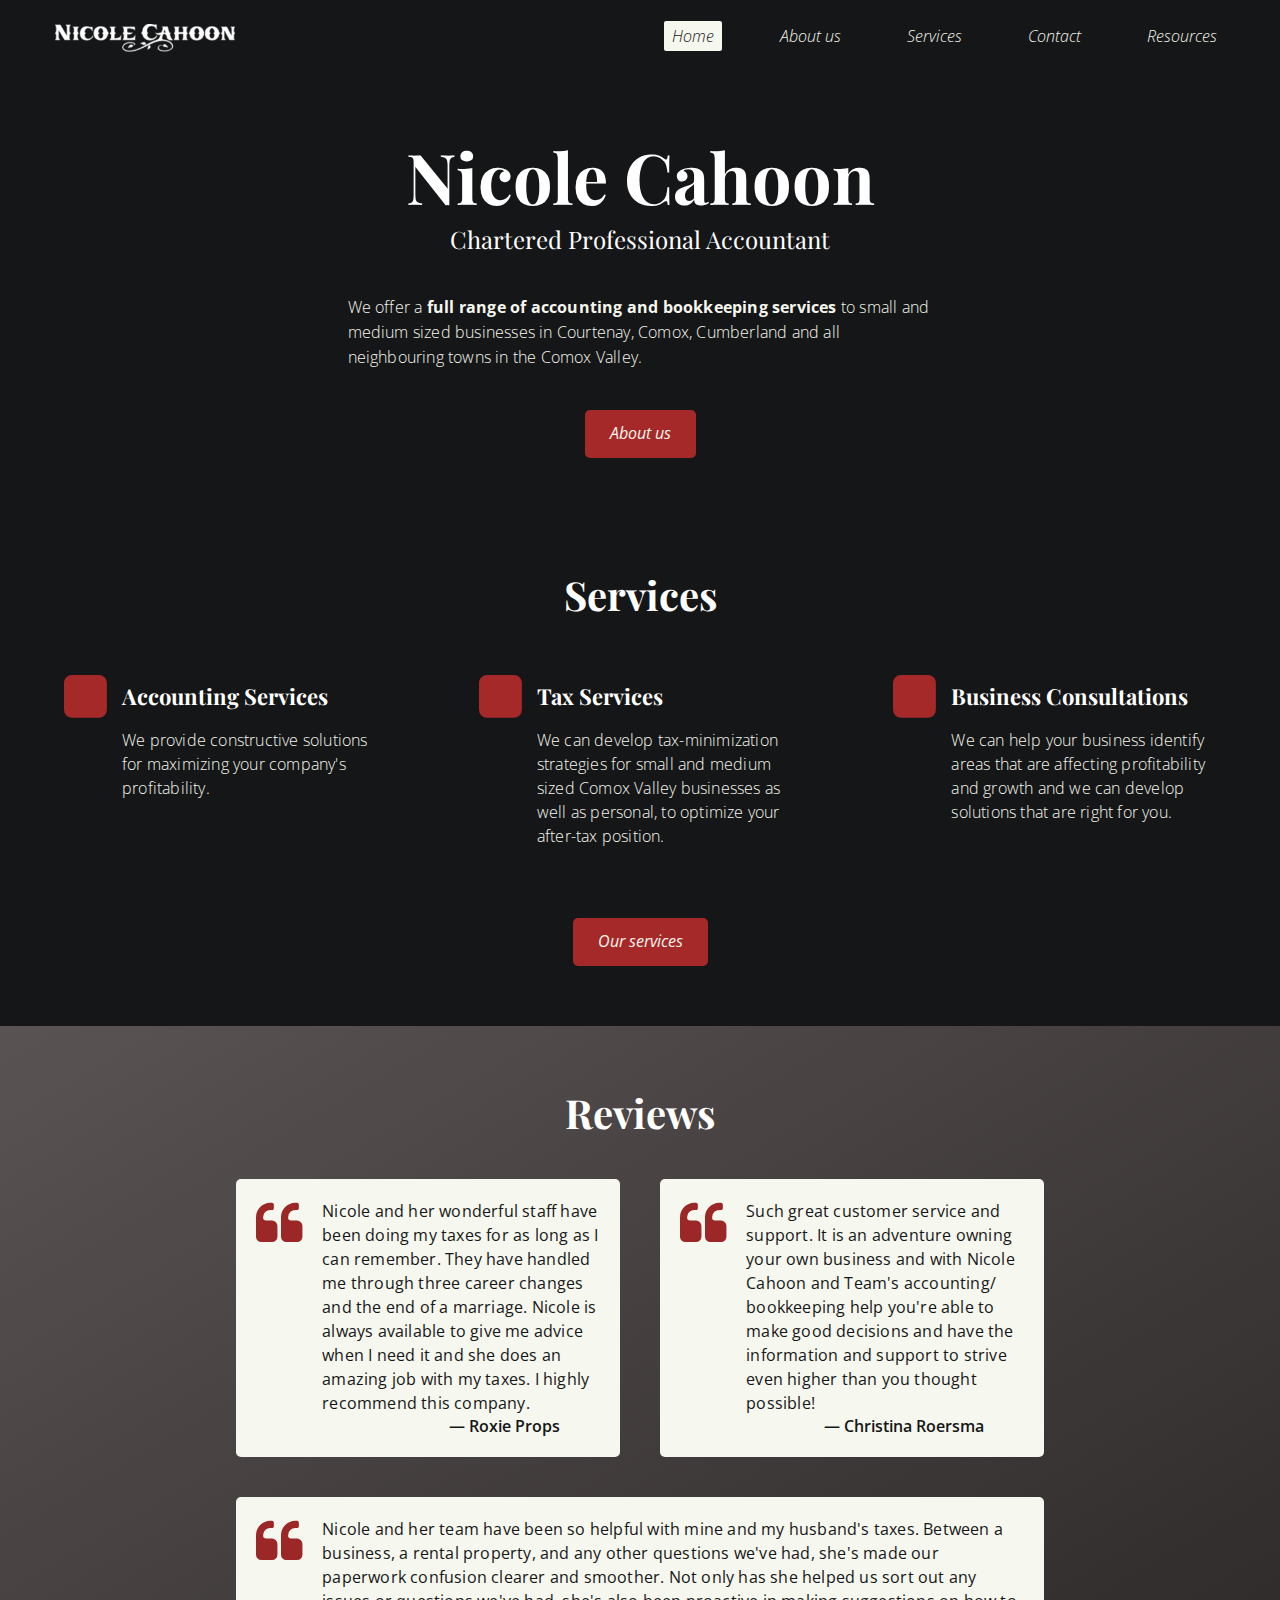
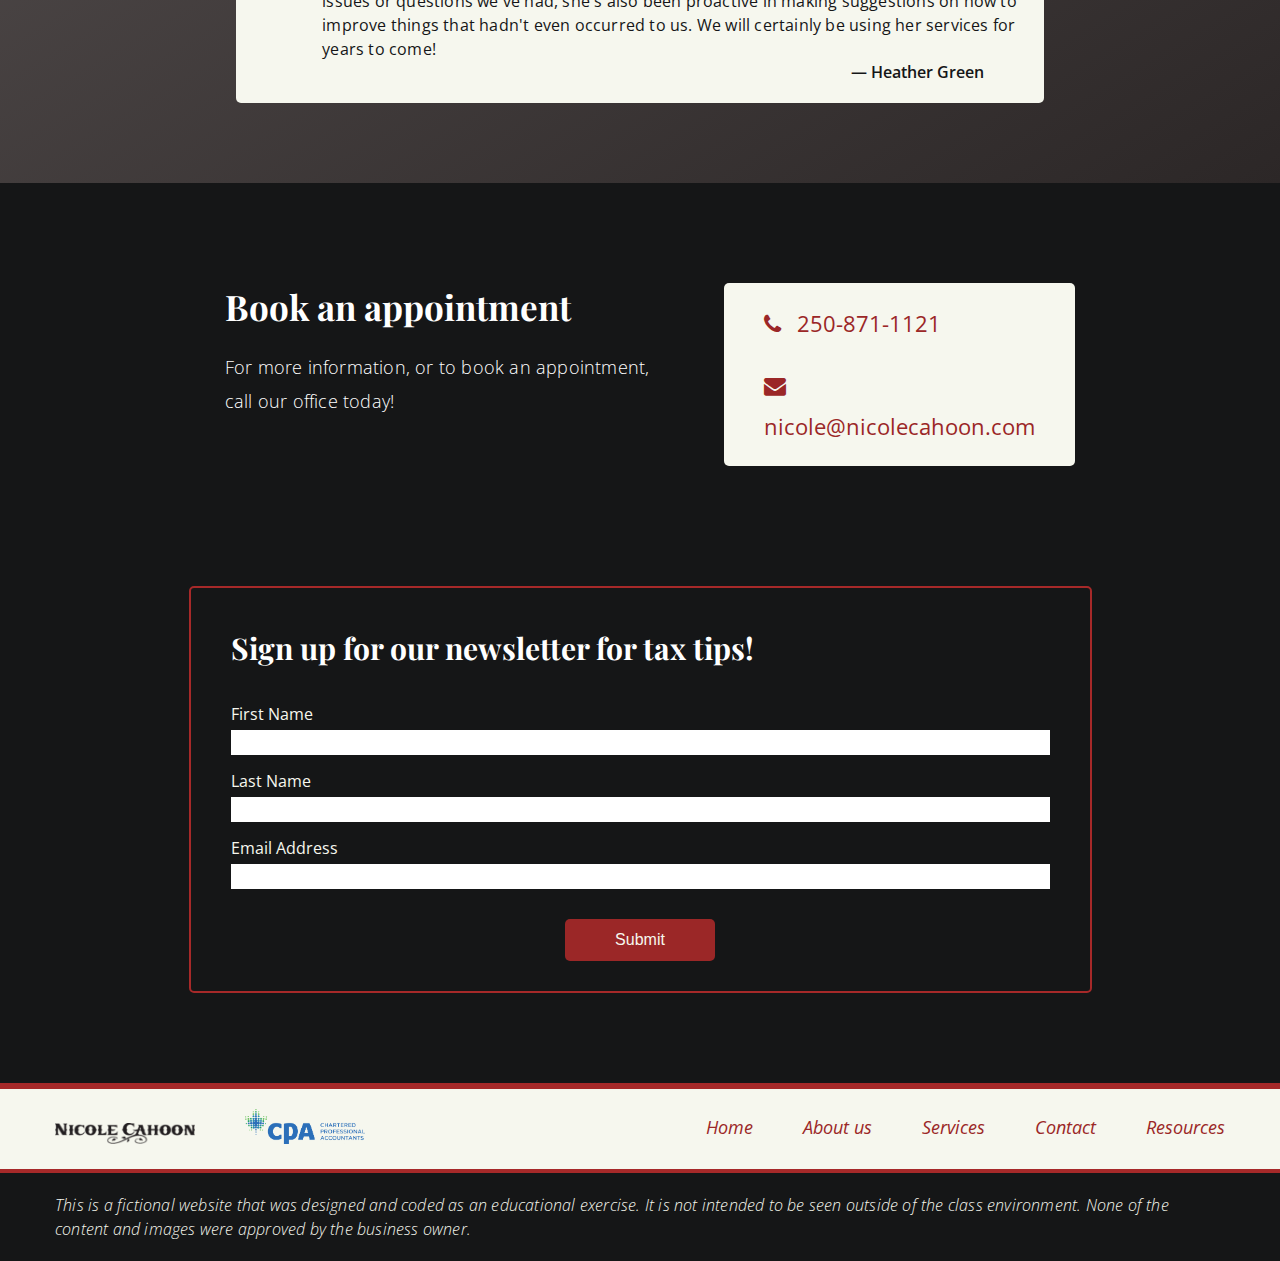
<file: index.html>
<!DOCTYPE html>
<html lang="en">
  <head>
    <!-- DGL 103 CVS2 - Madison - Project -->
    <meta charset="UTF-8" />
    <meta name="viewport" content="width=device-width, initial-scale=1.0" />
    <link rel="stylesheet" href="style.css" />
    <link rel="icon" href="images/browser-tab-logo.png" />
    <link
      rel="stylesheet"
      href="https://cdnjs.cloudflare.com/ajax/libs/font-awesome/4.7.0/css/font-awesome.min.css"
    />
    <link rel="preconnect" href="https://fonts.googleapis.com" />
    <link rel="preconnect" href="https://fonts.gstatic.com" crossorigin />
    <link
      href="https://fonts.googleapis.com/css2?family=Open+Sans:wght@300;400;600;800&family=Playfair+Display:wght@400;600&display=swap"
      rel="stylesheet"
    />
    <title>DGL103 - Project - madiskye</title>
  </head>

  <body>
    <header class="wrapper-width">
      <div class="wrapper-nav">
        <a class="logo" href="index.html"
          ><img
            src="images/nicole-cahoon-logo-white.png"
            width="150"
            alt="Nicole Cahoon logo"
        /></a>
        <a class="toggle" onclick="showNav()"><i class="fa fa-bars"></i></a>
      </div>
      <nav>
        <ul id="nav-items">
          <li><a class="current-page" href="index.html">Home</a></li>
          <li><a href="about-us.html">About us</a></li>
          <li><a href="services.html">Services</a></li>
          <li><a href="">Contact</a></li>
          <li><a href="resources.html">Resources</a></li>
        </ul>
      </nav>
    </header>

    <main>
      <section class="hero wrapper-width">
        <h1>Nicole Cahoon</h1>
        <h2>Chartered Professional Accountant</h2>
        <p>
          We offer a <b>full range of accounting and bookkeeping services</b> to
          small and medium sized businesses in Courtenay, Comox, Cumberland and
          all neighbouring towns in the Comox Valley.
        </p>
        <a class="button" href="about-us.html">About us</a>
      </section>

      <section class="services wrapper-width">
        <h2>Services</h2>
        <div class="wrapper-content">
          <div class="wrapper-item">
            <i class="fa fa-square item-1" aria-hidden="true"></i>
            <h3>Accounting Services</h3>
            <p>
              We provide constructive solutions for maximizing your company's
              profitability.
            </p>
          </div>
          <div class="wrapper-item">
            <i class="fa fa-square" aria-hidden="true"></i>
            <h3>Tax Services</h3>
            <p>
              We can develop tax-minimization strategies for small and medium
              sized Comox Valley businesses as well as personal, to optimize
              your after-tax position.
            </p>
          </div>
          <div class="wrapper-item">
            <i class="fa fa-square" aria-hidden="true"></i>
            <h3>Business Consultations</h3>
            <p>
              We can help your business identify areas that are affecting
              profitability and growth and we can develop solutions that are
              right for you.
            </p>
          </div>
        </div>
        <a class="button" href="services.html">Our services</a>
      </section>

      <section class="testimonials">
        <h2>Reviews</h2>
        <div class="wrapper-content wrapper-width">
          <blockquote>
            <p>
              <i class="fa fa-quote-left" aria-hidden="true"></i> Nicole and her
              wonderful staff have been doing my taxes for as long as I can
              remember. They have handled me through three career changes and
              the end of a marriage. Nicole is always available to give me
              advice when I need it and she does an amazing job with my taxes. I
              highly recommend this company.
              <i class="fa fa-quote-right" aria-hidden="true"></i>
            </p>
            <cite><span class="desktop">&mdash; </span>Roxie Props</cite>
          </blockquote>
          <hr />
          <blockquote>
            <p>
              <i class="fa fa-quote-left" aria-hidden="true"></i> Such great
              customer service and support. It is an adventure owning your own
              business and with Nicole Cahoon and Team's accounting/ bookkeeping
              help you're able to make good decisions and have the information
              and support to strive even higher than you thought possible!
              <i class="fa fa-quote-right" aria-hidden="true"></i>
            </p>
            <cite><span class="desktop">&mdash; </span>Christina Roersma</cite>
          </blockquote>
          <hr />
          <blockquote class="grid-span-2">
            <p>
              <i class="fa fa-quote-left" aria-hidden="true"></i> Nicole and her
              team have been so helpful with mine and my husband's taxes.
              Between a business, a rental property, and any other questions
              we've had, she's made our paperwork confusion clearer and
              smoother. Not only has she helped us sort out any issues or
              questions we've had, she's also been proactive in making
              suggestions on how to improve things that hadn't even occurred to
              us. We will certainly be using her services for years to come!
              <i class="fa fa-quote-right" aria-hidden="true"></i>
            </p>
            <cite><span class="desktop">&mdash; </span>Heather Green</cite>
          </blockquote>
          <hr />
        </div>
      </section>

      <section class="book-appointment wrapper-width">
        <div class="wrapper-text">
          <h2>Book an appointment</h2>
          <p>
            For more information, or to book an appointment,
            <span>call our office today!</span>
          </p>
        </div>
        <address>
          <a href="tel:"
            ><i class="fa fa-phone" aria-hidden="true"></i> 250-871-1121</a
          >
          <a href="mailto:"
            ><i class="fa fa-envelope" aria-hidden="true"></i>
            nicole@nicolecahoon.com</a
          >
        </address>
      </section>

      <section class="wrapper-width">
        <div class="newsletter">
          <h2>Sign up for our newsletter for tax tips!</h2>
          <form method="post">
            <div class="form-input">
              <label for="fname">First Name</label>
              <input type="text" name="firstname" id="fname" required />
            </div>
            <div class="form-input">
              <label for="lname">Last Name</label>
              <input type="text" name="lastname" id="lname" required />
            </div>
            <div class="form-input">
              <label for="email">Email Address</label>
              <input type="email" name="email" id="email" required />
            </div>
            <input class="form-input" type="submit" value="Submit" />
          </form>
        </div>
      </section>
    </main>

    <footer>
      <div class="footer">
        <div class="wrapper-content wrapper-width">
          <div class="wrapper-logos">
            <img
              width="140"
              src="images/nicole-cahoon-logo.png"
              alt="Nicole Cahoon logo"
            />
            <img
              width="120"
              src="images/cpa-logo.png"
              alt="Chartered Professional Accountants logo"
            />
          </div>
          <nav>
            <ul>
              <li><a href="index.html">Home</a></li>
              <li><a href="about-us.html">About us</a></li>
              <li><a href="services.html">Services</a></li>
              <li><a href="">Contact</a></li>
              <li><a href="resources.html">Resources</a></li>
            </ul>
          </nav>
        </div>
      </div>
      <p class="disclaimer wrapper-width">
        This is a fictional website that was designed and coded as an
        educational exercise. It is not intended to be seen outside of the class
        environment. None of the content and images were approved by the
        business owner.
      </p>
    </footer>

    <!-- JavaScript -->
    <script>
      function showNav() {
        var element = document.getElementById("nav-items");
        element.classList.toggle("show-items");
      }
    </script>
  </body>
</html>
</file>
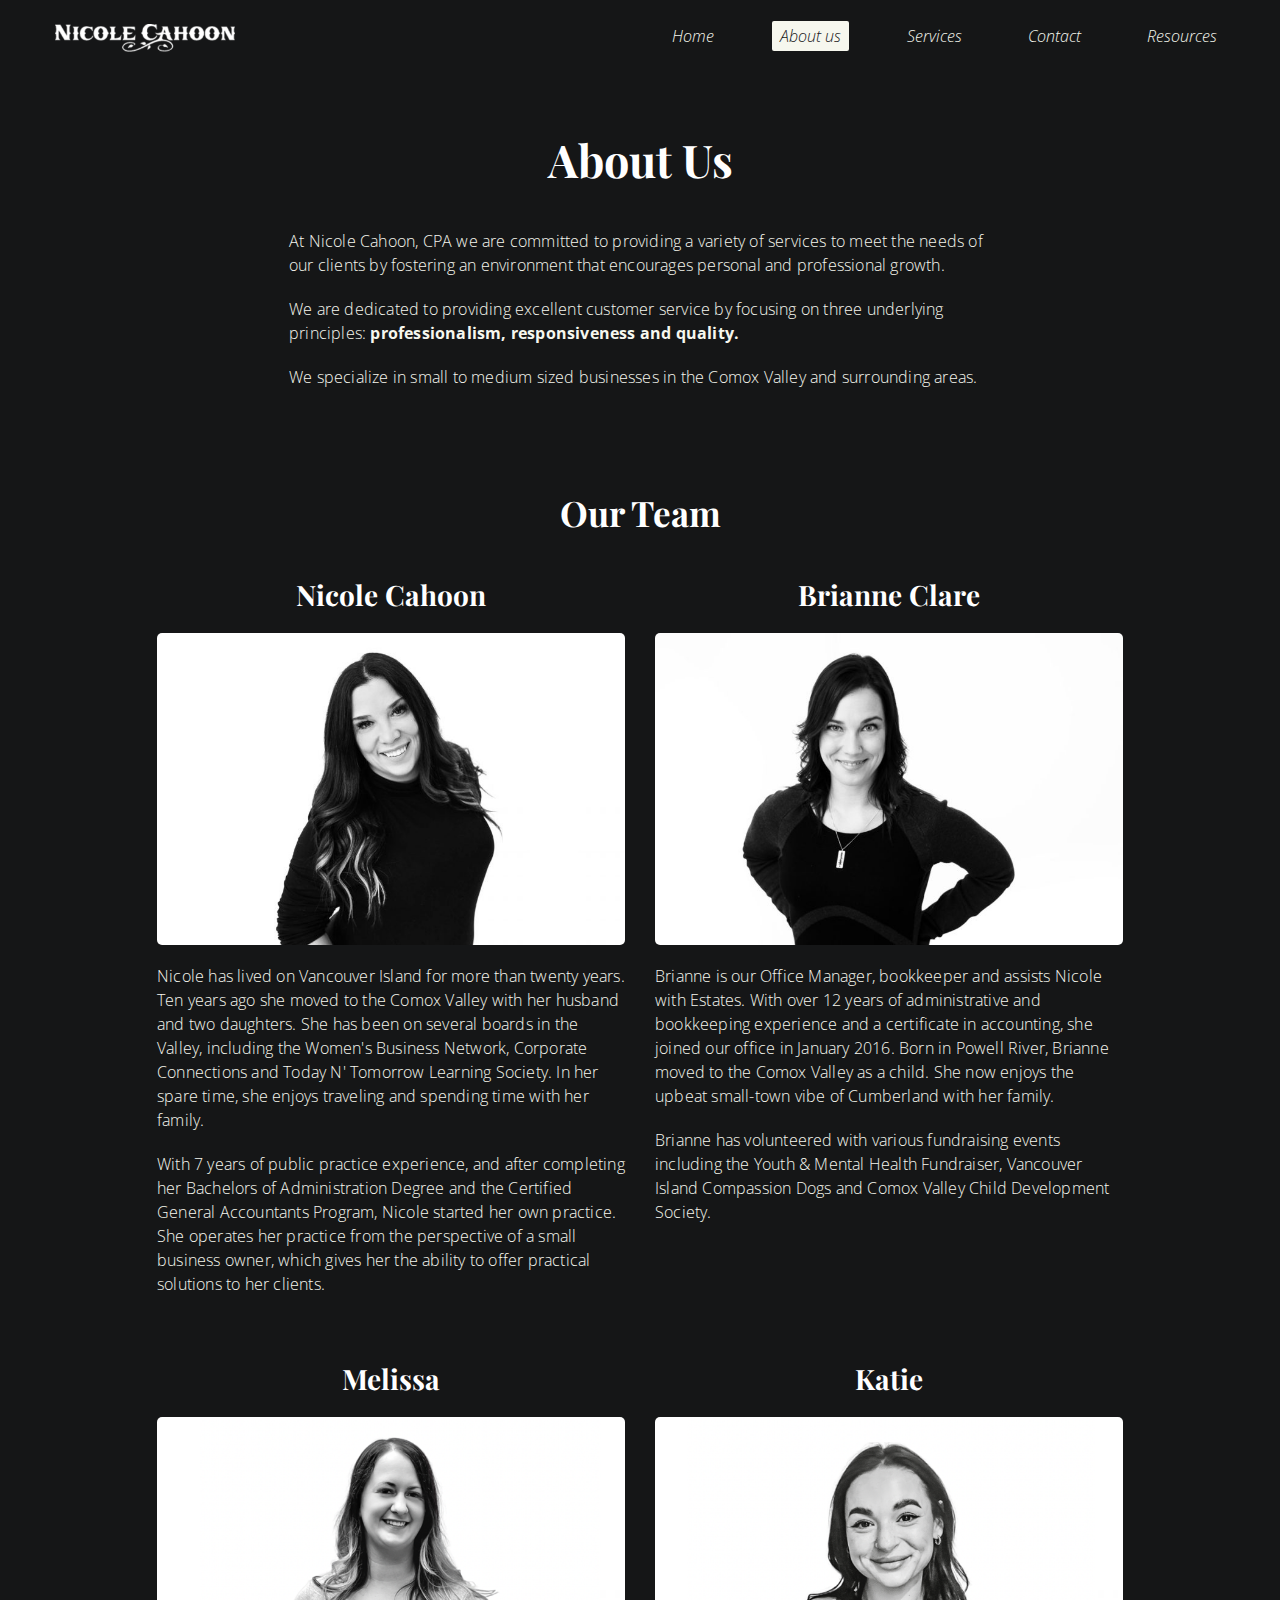
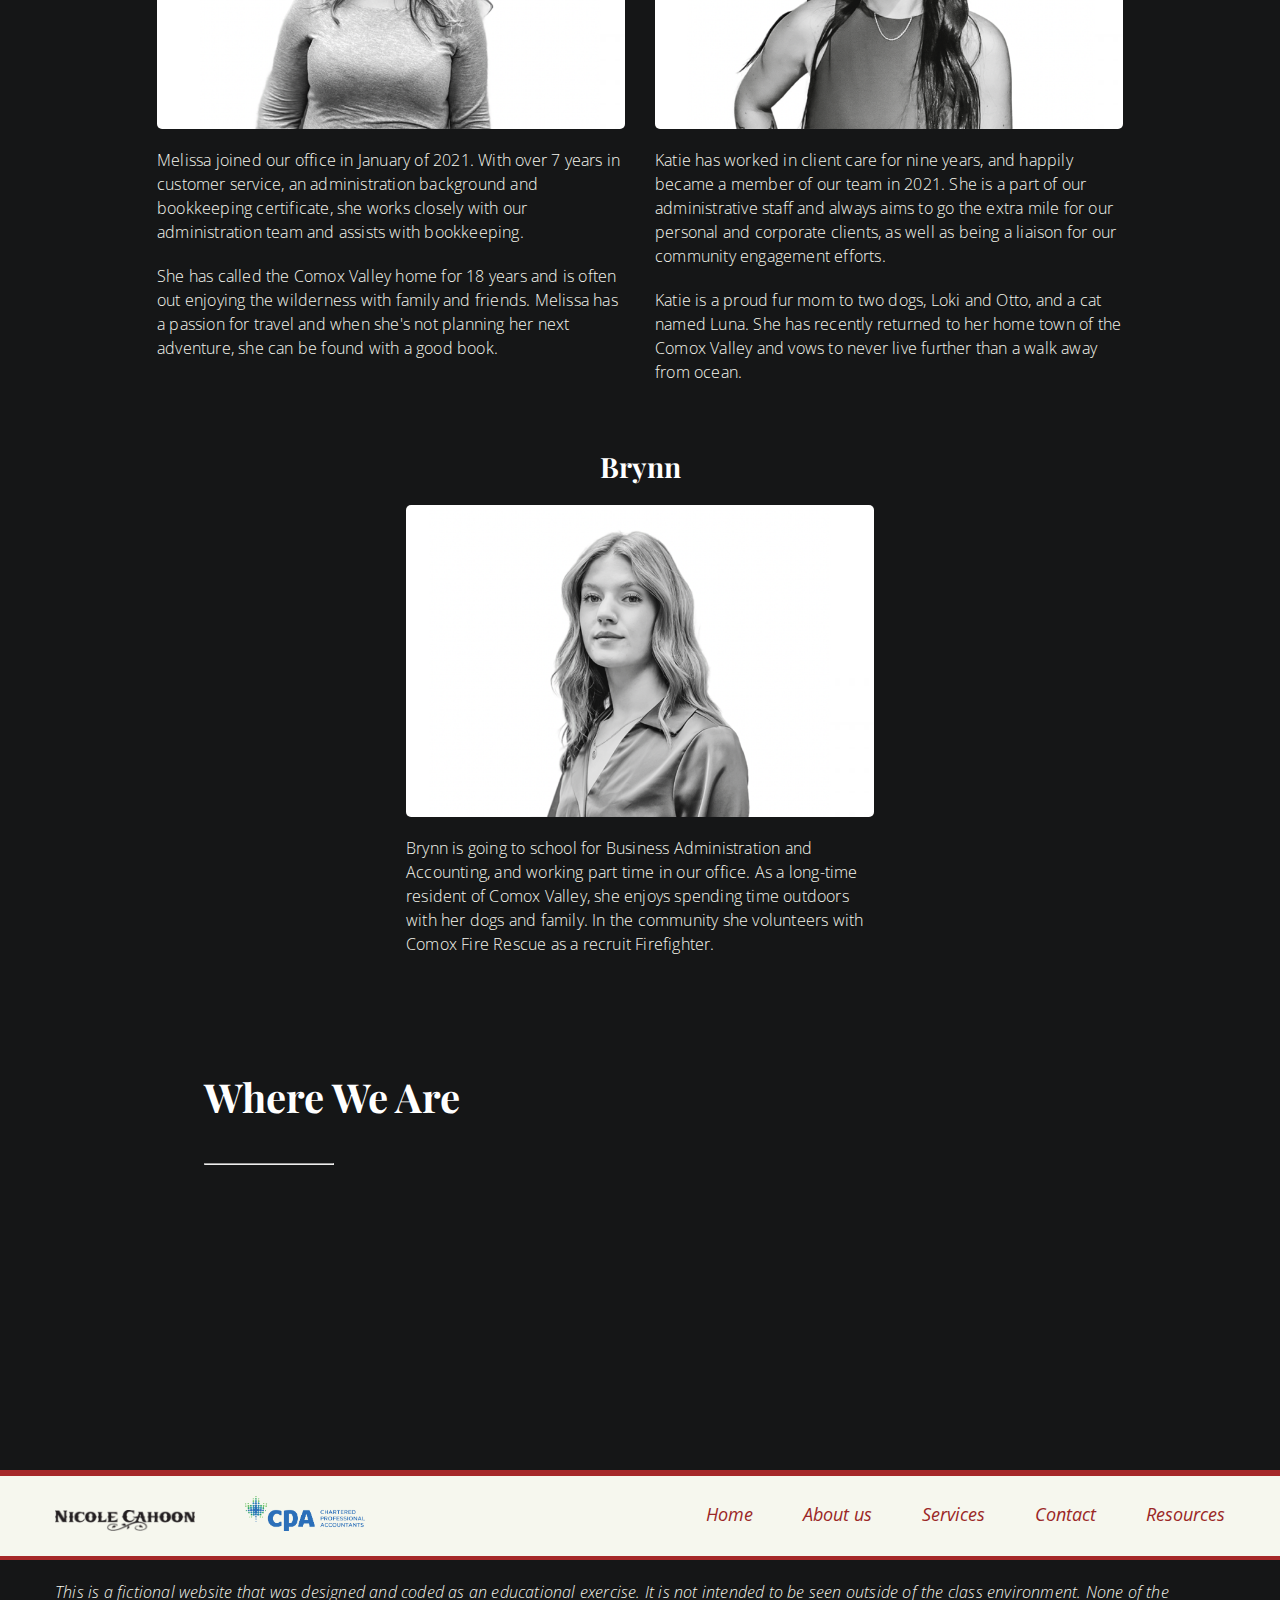
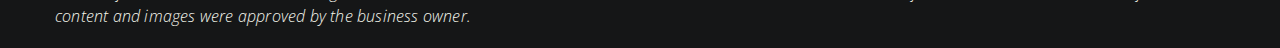
<file: about-us.html>
<!DOCTYPE html>
<html lang="en">
  <head>
    <meta charset="UTF-8" />
    <meta name="viewport" content="width=device-width, initial-scale=1.0" />
    <link rel="stylesheet" href="style.css" />
    <link rel="icon" href="images/browser-tab-logo.png" />
    <link
      rel="stylesheet"
      href="https://cdnjs.cloudflare.com/ajax/libs/font-awesome/4.7.0/css/font-awesome.min.css"
    />
    <link rel="preconnect" href="https://fonts.googleapis.com" />
    <link rel="preconnect" href="https://fonts.gstatic.com" crossorigin />
    <link
      href="https://fonts.googleapis.com/css2?family=Open+Sans:wght@300;400;600;800&family=Playfair+Display:wght@400;600&display=swap"
      rel="stylesheet"
    />
    <title>About Us</title>
  </head>

  <body>
    <header class="wrapper-width">
      <div class="wrapper-nav">
        <a class="logo" href="index.html"
          ><img
            src="images/nicole-cahoon-logo-white.png"
            width="150"
            alt="Nicole Cahoon logo"
        /></a>
        <a class="toggle" onclick="showNav()"><i class="fa fa-bars"></i></a>
      </div>
      <nav>
        <ul id="nav-items">
          <li><a href="index.html">Home</a></li>
          <li><a class="current-page" href="about-us.html">About us</a></li>
          <li><a href="services.html">Services</a></li>
          <li><a href="">Contact</a></li>
          <li><a href="resources.html">Resources</a></li>
        </ul>
      </nav>
    </header>

    <main>
      <section class="about-us-hero wrapper-width">
        <h1>About Us</h1>
        <p>
          At Nicole Cahoon, CPA we are committed to providing a variety of
          services to meet the needs of our clients by fostering an environment
          that encourages personal and professional growth.
        </p>
        <p>
          We are dedicated to providing excellent customer service by focusing
          on three underlying principles:
          <strong>professionalism, responsiveness and quality.</strong>
        </p>
        <p>
          We specialize in small to medium sized businesses in the Comox Valley
          and surrounding areas.
        </p>
      </section>

      <section class="our-team wrapper-width">
        <h2>Our Team</h2>
        <ul>
          <li>
            <h3>Nicole Cahoon</h3>
            <img
              src="images/nicole-cahoon-photo.jpg"
              alt="Nicole Cahoon, owner of Nicole Cahoon, CPA"
            />
            <div class="bio">
              <p>
                Nicole has lived on Vancouver Island for more than twenty years.
                Ten years ago she moved to the Comox Valley with her husband and
                two daughters. She has been on several boards in the Valley,
                including the Women's Business Network, Corporate Connections
                and Today N' Tomorrow Learning Society. In her spare time, she
                enjoys traveling and spending time with her family.
              </p>
              <p>
                With 7 years of public practice experience, and after completing
                her Bachelors of Administration Degree and the Certified General
                Accountants Program, Nicole started her own practice. She
                operates her practice from the perspective of a small business
                owner, which gives her the ability to offer practical solutions
                to her clients.
              </p>
            </div>
          </li>
          <li>
            <h3>Brianne Clare</h3>
            <img
              src="images/brianne-clare-photo.jpg"
              alt="Brianne Clare, team member of Nicole Cahoon, CPA"
            />
            <div class="bio">
              <p>
                Brianne is our Office Manager, bookkeeper and assists Nicole
                with Estates. With over 12 years of administrative and
                bookkeeping experience and a certificate in accounting, she
                joined our office in January 2016. Born in Powell River, Brianne
                moved to the Comox Valley as a child. She now enjoys the upbeat
                small-town vibe of Cumberland with her family.
              </p>
              <p>
                Brianne has volunteered with various fundraising events
                including the Youth & Mental Health Fundraiser, Vancouver Island
                Compassion Dogs and Comox Valley Child Development Society.
              </p>
            </div>
          </li>
          <li>
            <h3>Melissa</h3>
            <img
              src="images/melissa-photo.png"
              alt="Melissa, team member of Nicole Cahoon, CPA"
            />
            <div class="bio">
              <p>
                Melissa joined our office in January of 2021. With over 7 years
                in customer service, an administration background and
                bookkeeping certificate, she works closely with our
                administration team and assists with bookkeeping.
              </p>
              <p>
                She has called the Comox Valley home for 18 years and is often
                out enjoying the wilderness with family and friends. Melissa has
                a passion for travel and when she's not planning her next
                adventure, she can be found with a good book.
              </p>
            </div>
          </li>
          <li>
            <h3>Katie</h3>
            <img
              src="images/katie-photo.png"
              alt="Katie, team member of Nicole Cahoon, CPA"
            />
            <div class="bio">
              <p>
                Katie has worked in client care for nine years, and happily
                became a member of our team in 2021. She is a part of our
                administrative staff and always aims to go the extra mile for
                our personal and corporate clients, as well as being a liaison
                for our community engagement efforts.
              </p>
              <p>
                Katie is a proud fur mom to two dogs, Loki and Otto, and a cat
                named Luna. She has recently returned to her home town of the
                Comox Valley and vows to never live further than a walk away
                from ocean.
              </p>
            </div>
          </li>
          <li>
            <h3>Brynn</h3>
            <img
              src="images/brynn-photo.png"
              alt="Brynn, team member of Nicole Cahoon, CPA"
            />
            <p class="bio">
              Brynn is going to school for Business Administration and
              Accounting, and working part time in our office. As a long-time
              resident of Comox Valley, she enjoys spending time outdoors with
              her dogs and family. In the community she volunteers with Comox
              Fire Rescue as a recruit Firefighter.
            </p>
          </li>
        </ul>
      </section>

      <section class="where-we-are wrapper-width">
        <div>
          <h2>Where We Are</h2>
          <hr />
        </div>
        <iframe
          src="https://maps.google.com/maps?q=Unit%20%231-350%2017th%20Street%20Courtenay%2C%20British%20Columbia&amp;t=m&amp;z=15&amp;output=embed&amp;iwloc=near"
          aria-label="Unit #1-350 17th Street Courtenay, British Columbia"
          loading="lazy"
          allow="fullscreen"
          height="300"
        ></iframe>
      </section>
    </main>

    <footer>
      <div class="footer">
        <div class="wrapper-content wrapper-width">
          <div class="wrapper-logos">
            <img
              width="140"
              src="images/nicole-cahoon-logo.png"
              alt="Nicole Cahoon logo"
            />
            <img
              width="120"
              src="images/cpa-logo.png"
              alt="Chartered Professional Accountants logo"
            />
          </div>
          <nav>
            <ul>
              <li><a href="index.html">Home</a></li>
              <li><a href="about-us.html">About us</a></li>
              <li><a href="services.html">Services</a></li>
              <li><a href="">Contact</a></li>
              <li><a href="resources.html">Resources</a></li>
            </ul>
          </nav>
        </div>
      </div>
      <p class="disclaimer wrapper-width">
        This is a fictional website that was designed and coded as an
        educational exercise. It is not intended to be seen outside of the class
        environment. None of the content and images were approved by the
        business owner.
      </p>
    </footer>

    <!-- JavaScript -->
    <script>
      function showNav() {
        var element = document.getElementById("nav-items");
        element.classList.toggle("show-items");
      }
    </script>
  </body>
</html>
</file>
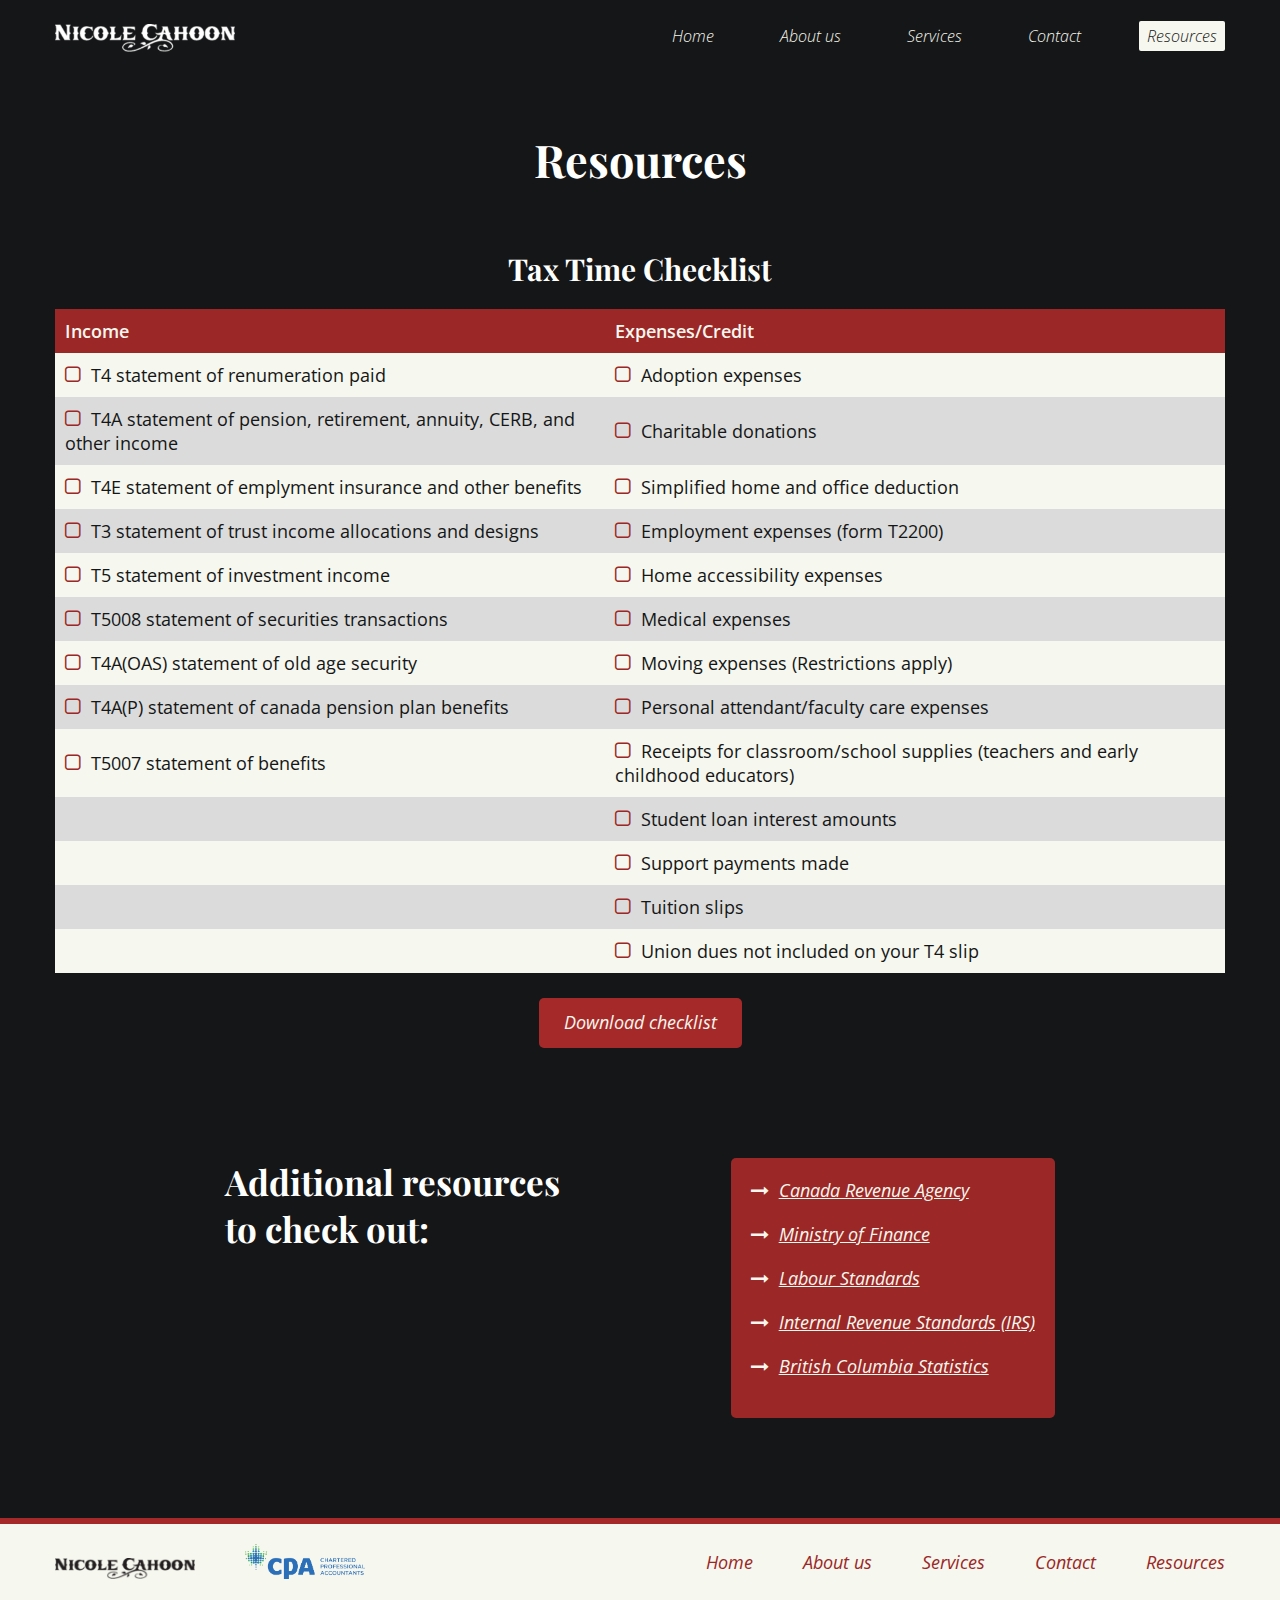
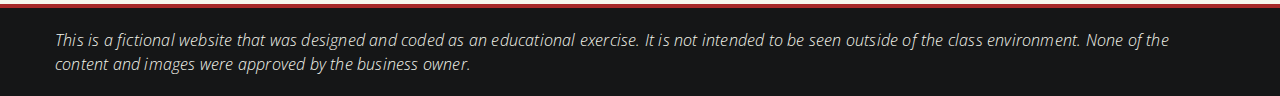
<file: resources.html>
<!DOCTYPE html>
<html lang="en">
  <head>
    <meta charset="UTF-8" />
    <meta name="viewport" content="width=device-width, initial-scale=1.0" />
    <link rel="stylesheet" href="style.css" />
    <link rel="icon" href="images/browser-tab-logo.png" />
    <link
      rel="stylesheet"
      href="https://cdnjs.cloudflare.com/ajax/libs/font-awesome/4.7.0/css/font-awesome.min.css"
    />
    <link rel="preconnect" href="https://fonts.googleapis.com" />
    <link rel="preconnect" href="https://fonts.gstatic.com" crossorigin />
    <link
      href="https://fonts.googleapis.com/css2?family=Open+Sans:wght@300;400;600;800&family=Playfair+Display:wght@400;600&display=swap"
      rel="stylesheet"
    />
    <title>Resources</title>
  </head>

  <body>
    <header class="wrapper-width">
      <div class="wrapper-nav">
        <a class="logo" href="index.html"
          ><img
            src="images/nicole-cahoon-logo-white.png"
            width="150"
            alt="Nicole Cahoon logo"
        /></a>
        <a class="toggle" onclick="showNav()"><i class="fa fa-bars"></i></a>
      </div>
      <nav>
        <ul id="nav-items">
          <li><a href="index.html">Home</a></li>
          <li><a href="about-us.html">About us</a></li>
          <li><a href="services.html">Services</a></li>
          <li><a href="">Contact</a></li>
          <li><a class="current-page" href="resources.html">Resources</a></li>
        </ul>
      </nav>
    </header>

    <main class="resources">
      <h1>Resources</h1>
      <section class="checklist wrapper-width">
        <h2>Tax Time Checklist</h2>
        <table>
          <thead>
            <tr>
              <th>Income</th>
              <th>Expenses/Credit</th>
            </tr>
          </thead>
          <tbody>
            <tr>
              <td>
                <i class="fa fa-square-o" aria-hidden="true"></i>
                T4 statement of renumeration paid
              </td>
              <td>
                <i class="fa fa-square-o" aria-hidden="true"></i>
                Adoption expenses
              </td>
            </tr>
            <tr>
              <td>
                <i class="fa fa-square-o" aria-hidden="true"></i>
                T4A statement of pension, retirement, annuity, CERB, and other
                income
              </td>
              <td>
                <i class="fa fa-square-o" aria-hidden="true"></i> Charitable
                donations
              </td>
            </tr>
            <tr>
              <td>
                <i class="fa fa-square-o" aria-hidden="true"></i> T4E statement
                of emplyment insurance and other benefits
              </td>
              <td>
                <i class="fa fa-square-o" aria-hidden="true"></i> Simplified
                home and office deduction
              </td>
            </tr>
            <tr>
              <td>
                <i class="fa fa-square-o" aria-hidden="true"></i> T3 statement
                of trust income allocations and designs
              </td>
              <td>
                <i class="fa fa-square-o" aria-hidden="true"></i> Employment
                expenses (form T2200)
              </td>
            </tr>
            <tr>
              <td>
                <i class="fa fa-square-o" aria-hidden="true"></i> T5 statement
                of investment income
              </td>
              <td>
                <i class="fa fa-square-o" aria-hidden="true"></i> Home
                accessibility expenses
              </td>
            </tr>
            <tr>
              <td>
                <i class="fa fa-square-o" aria-hidden="true"></i> T5008
                statement of securities transactions
              </td>
              <td>
                <i class="fa fa-square-o" aria-hidden="true"></i> Medical
                expenses
              </td>
            </tr>
            <tr>
              <td>
                <i class="fa fa-square-o" aria-hidden="true"></i> T4A(OAS)
                statement of old age security
              </td>
              <td>
                <i class="fa fa-square-o" aria-hidden="true"></i> Moving
                expenses (Restrictions apply)
              </td>
            </tr>
            <tr>
              <td>
                <i class="fa fa-square-o" aria-hidden="true"></i> T4A(P)
                statement of canada pension plan benefits
              </td>
              <td>
                <i class="fa fa-square-o" aria-hidden="true"></i> Personal
                attendant/faculty care expenses
              </td>
            </tr>
            <tr>
              <td>
                <i class="fa fa-square-o" aria-hidden="true"></i> T5007
                statement of benefits
              </td>
              <td>
                <i class="fa fa-square-o" aria-hidden="true"></i>
                Receipts for classroom/school supplies (teachers and early
                childhood educators)
              </td>
            </tr>
            <tr>
              <td></td>
              <td>
                <i class="fa fa-square-o" aria-hidden="true"></i> Student loan
                interest amounts
              </td>
            </tr>
            <tr>
              <td></td>
              <td>
                <i class="fa fa-square-o" aria-hidden="true"></i> Support
                payments made
              </td>
            </tr>
            <tr>
              <td></td>
              <td>
                <i class="fa fa-square-o" aria-hidden="true"></i> Tuition slips
              </td>
            </tr>
            <tr>
              <td></td>
              <td>
                <i class="fa fa-square-o" aria-hidden="true"></i> Union dues not
                included on your T4 slip
              </td>
            </tr>
          </tbody>
        </table>
        <a class="button" href="">Download checklist</a>
      </section>

      <section class="additional-resources">
        <div class="wrapper-width">
          <h2>Additional resources<span>to check out:</span></h2>
          <ul>
            <li>
              <a href=""
                ><i class="fa fa-long-arrow-right" aria-hidden="true"></i>Canada
                Revenue Agency</a
              >
            </li>
            <li>
              <a href=""
                ><i class="fa fa-long-arrow-right" aria-hidden="true"></i
                >Ministry of Finance</a
              >
            </li>
            <li>
              <a href=""
                ><i class="fa fa-long-arrow-right" aria-hidden="true"></i>Labour
                Standards</a
              >
            </li>
            <li>
              <a href=""
                ><i class="fa fa-long-arrow-right" aria-hidden="true"></i
                >Internal Revenue Standards (IRS)</a
              >
            </li>
            <li>
              <a href=""
                ><i class="fa fa-long-arrow-right" aria-hidden="true"></i
                >British Columbia Statistics</a
              >
            </li>
          </ul>
        </div>
      </section>
    </main>

    <footer>
      <div class="footer">
        <div class="wrapper-content wrapper-width">
          <div class="wrapper-logos">
            <img
              width="140"
              src="images/nicole-cahoon-logo.png"
              alt="Nicole Cahoon logo"
            />
            <img
              width="120"
              src="images/cpa-logo.png"
              alt="Chartered Professional Accountants logo"
            />
          </div>
          <nav>
            <ul>
              <li><a href="index.html">Home</a></li>
              <li><a href="about-us.html">About us</a></li>
              <li><a href="services.html">Services</a></li>
              <li><a href="">Contact</a></li>
              <li><a href="resources.html">Resources</a></li>
            </ul>
          </nav>
        </div>
      </div>
      <p class="disclaimer wrapper-width">
        This is a fictional website that was designed and coded as an
        educational exercise. It is not intended to be seen outside of the class
        environment. None of the content and images were approved by the
        business owner.
      </p>
    </footer>

    <!-- JavaScript -->
    <script>
      function showNav() {
        var element = document.getElementById("nav-items");
        element.classList.toggle("show-items");
      }
    </script>
  </body>
</html>
</file>
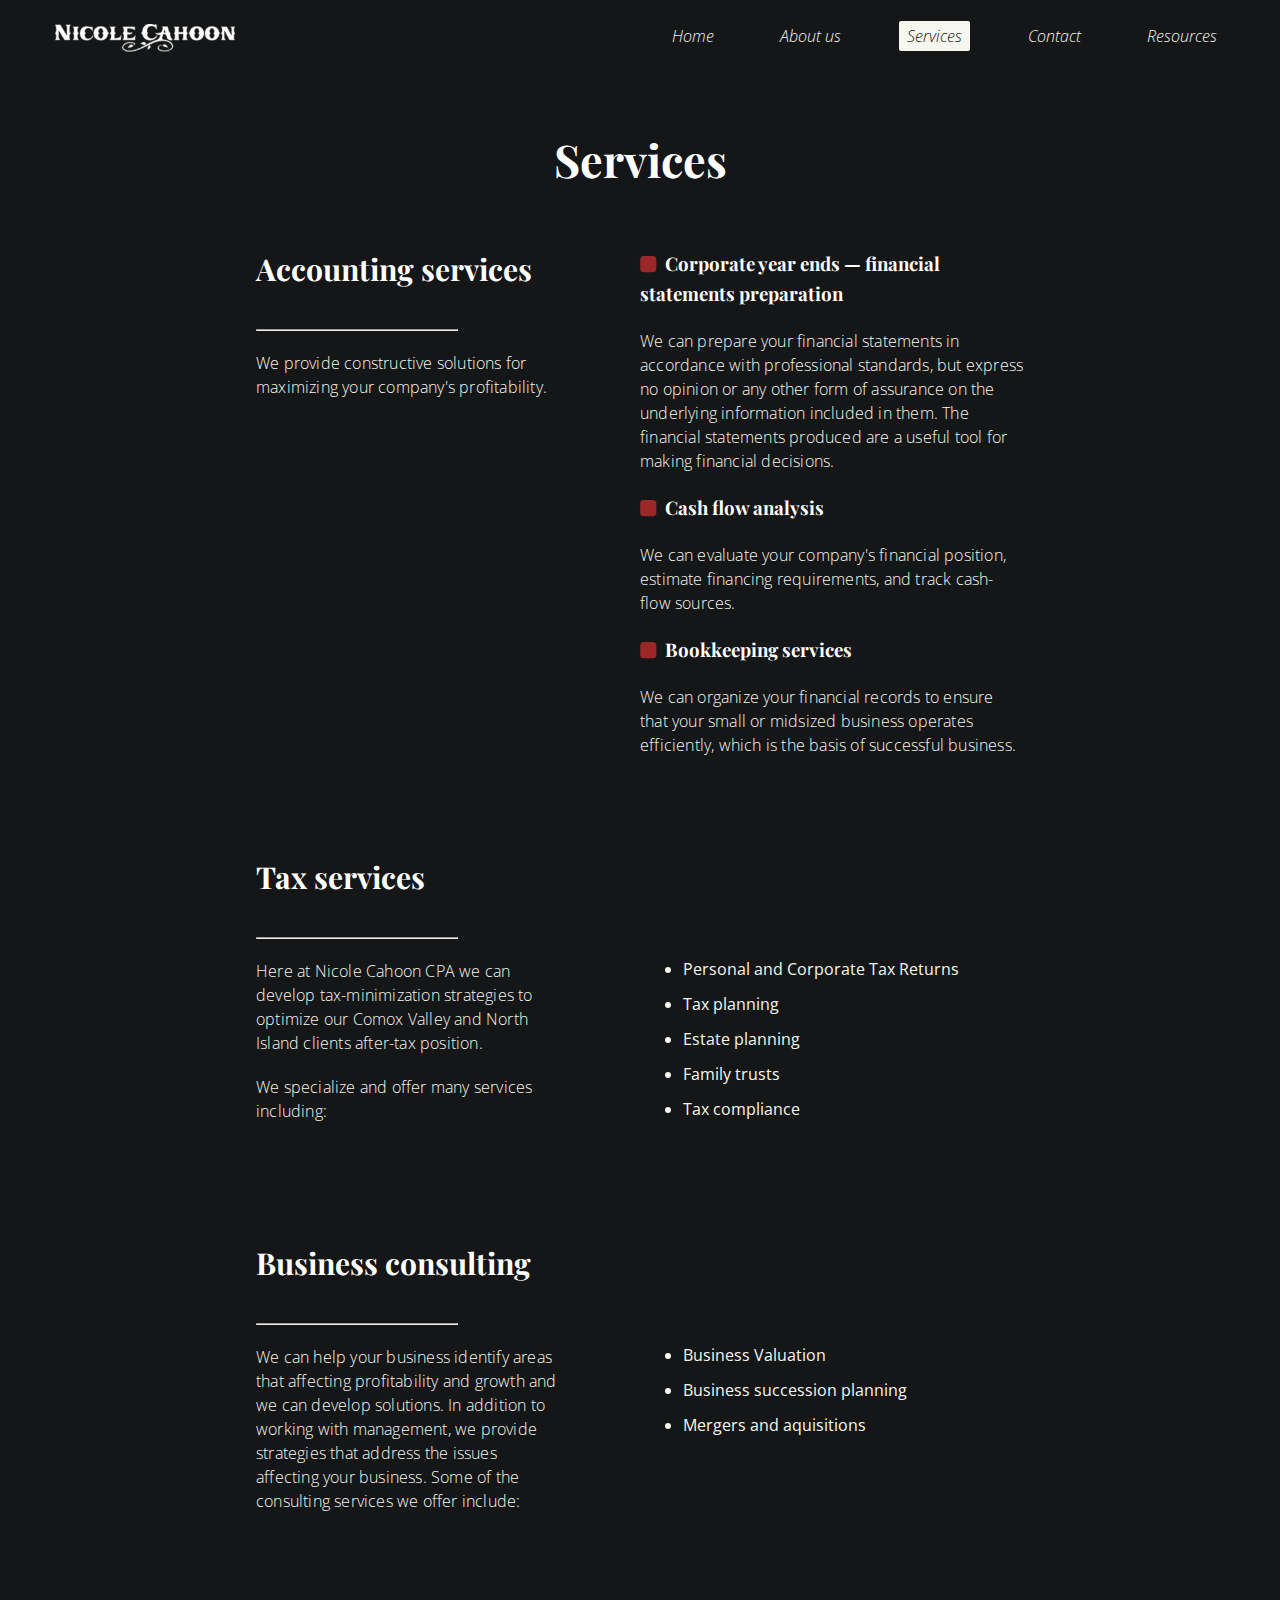
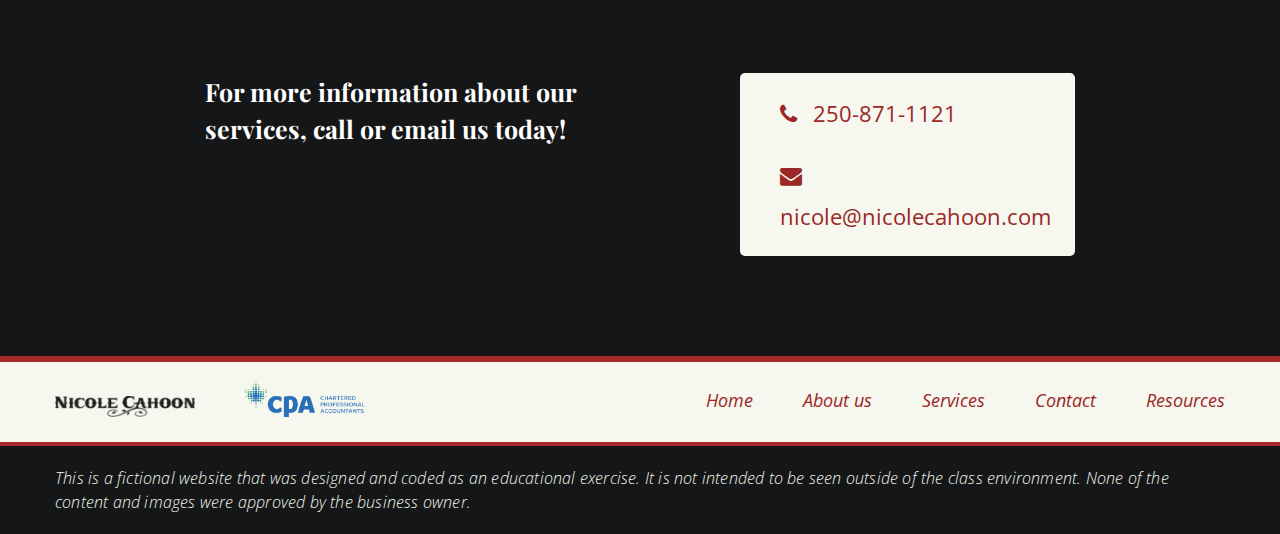
<file: services.html>
<!DOCTYPE html>
<html lang="en">
  <head>
    <meta charset="UTF-8" />
    <meta name="viewport" content="width=device-width, initial-scale=1.0" />
    <link rel="stylesheet" href="style.css" />
    <link rel="icon" href="images/browser-tab-logo.png" />
    <link
      rel="stylesheet"
      href="https://cdnjs.cloudflare.com/ajax/libs/font-awesome/4.7.0/css/font-awesome.min.css"
    />
    <link rel="preconnect" href="https://fonts.googleapis.com" />
    <link rel="preconnect" href="https://fonts.gstatic.com" crossorigin />
    <link
      href="https://fonts.googleapis.com/css2?family=Open+Sans:wght@300;400;600;800&family=Playfair+Display:wght@400;600&display=swap"
      rel="stylesheet"
    />
    <title>Services</title>
  </head>

  <body>
    <header class="wrapper-width">
      <div class="wrapper-nav">
        <a class="logo" href="index.html"
          ><img
            src="images/nicole-cahoon-logo-white.png"
            width="150"
            alt="Nicole Cahoon logo"
        /></a>
        <a class="toggle" onclick="showNav()"><i class="fa fa-bars"></i></a>
      </div>
      <nav>
        <ul id="nav-items">
          <li><a href="index.html">Home</a></li>
          <li><a href="about-us.html">About us</a></li>
          <li><a class="current-page" href="services.html">Services</a></li>
          <li><a href="">Contact</a></li>
          <li><a href="resources.html">Resources</a></li>
        </ul>
      </nav>
    </header>

    <main class="services-page">
      <h1>Services</h1>

      <section class="service-description wrapper-width">
        <div class="service">
          <h2>Accounting services</h2>
          <hr />
          <p class="summary">
            We provide constructive solutions for maximizing your company's
            profitability.
          </p>
        </div>
        <div class="service-info-accounting">
          <h3>
            <i class="fa fa-square" aria-hidden="true"></i> Corporate year ends
            &mdash; financial statements preparation
          </h3>
          <p>
            We can prepare your financial statements in accordance with
            professional standards, but express no opinion or any other form of
            assurance on the underlying information included in them. The
            financial statements produced are a useful tool for making financial
            decisions.
          </p>
          <h3>
            <i class="fa fa-square" aria-hidden="true"></i> Cash flow analysis
          </h3>
          <p>
            We can evaluate your company's financial position, estimate
            financing requirements, and track cash-flow sources.
          </p>
          <h3>
            <i class="fa fa-square" aria-hidden="true"></i> Bookkeeping services
          </h3>
          <p>
            We can organize your financial records to ensure that your small or
            midsized business operates efficiently, which is the basis of
            successful business.
          </p>
        </div>
      </section>

      <section class="service-description wrapper-width">
        <div class="service">
          <h2>Tax services</h2>
          <hr />
          <p>
            Here at Nicole Cahoon CPA we can develop tax-minimization strategies
            to optimize our Comox Valley and North Island clients after-tax
            position.
          </p>
          <p>We specialize and offer many services including:</p>
        </div>
        <div class="service-info">
          <ul>
            <li>Personal and Corporate Tax Returns</li>
            <li>Tax planning</li>
            <li>Estate planning</li>
            <li>Family trusts</li>
            <li>Tax compliance</li>
          </ul>
        </div>
      </section>

      <section class="service-description wrapper-width">
        <div class="service">
          <h2>Business consulting</h2>
          <hr />
          <p>
            We can help your business identify areas that affecting
            profitability and growth and we can develop solutions. In addition
            to working with management, we provide strategies that address the
            issues affecting your business. Some of the consulting services we
            offer include:
          </p>
        </div>
        <div class="service-info">
          <ul>
            <li>Business Valuation</li>
            <li>Business succession planning</li>
            <li>Mergers and aquisitions</li>
          </ul>
        </div>
      </section>

      <section class="book-appointment">
        <h2>
          For more information about our services, call or email us today!
        </h2>
        <address>
          <a href="tel:#"
            ><i class="fa fa-phone" aria-hidden="true"></i> 250-871-1121</a
          >
          <a href="mailto:#"
            ><i class="fa fa-envelope" aria-hidden="true"></i>
            nicole@nicolecahoon.com</a
          >
        </address>
      </section>
    </main>

    <footer>
      <div class="footer">
        <div class="wrapper-content wrapper-width">
          <div class="wrapper-logos">
            <img
              width="140"
              src="images/nicole-cahoon-logo.png"
              alt="Nicole Cahoon logo"
            />
            <img
              width="120"
              src="images/cpa-logo.png"
              alt="Chartered Professional Accountants logo"
            />
          </div>
          <nav>
            <ul>
              <li><a href="index.html">Home</a></li>
              <li><a href="about-us.html">About us</a></li>
              <li><a href="services.html">Services</a></li>
              <li><a href="">Contact</a></li>
              <li><a href="resources.html">Resources</a></li>
            </ul>
          </nav>
        </div>
      </div>
      <p class="disclaimer wrapper-width">
        This is a fictional website that was designed and coded as an
        educational exercise. It is not intended to be seen outside of the class
        environment. None of the content and images were approved by the
        business owner.
      </p>
    </footer>

    <!-- JavaScript -->
    <script>
      function showNav() {
        var element = document.getElementById("nav-items");
        element.classList.toggle("show-items");
      }
    </script>
  </body>
</html>
</file>
<file: style.css>
/* == GENERAL */

html {
  font-size: 62.5%;
}

* {
  margin: 0;
}

body {
  background-color: #151617;
  color: #f6f7ee;
  font-size: 1.6rem;
  font-family: "Open Sans", sans-serif;
}

.wrapper-width {
  margin: 0 5%;
}

/* -- TYPOGRAPHY */

h1,
h2,
h3 {
  color: #fff;
  font-family: "Playfair Display", serif;
}

h1,
h2 {
  text-align: center;
}

h1 {
  font-size: 4.5rem;
}

p {
  font-weight: 300;
  line-height: 2.4rem;
  letter-spacing: 0.02rem;
}

b {
  font-weight: 700;
}

ul {
  list-style-type: none;
  padding-left: 0;
  font-style: italic;
}

a {
  text-decoration: none;
}

a.logo {
  padding: 0;
}

.button {
  background-color: #a62929;
  color: #f6f7ee;
  font-style: italic;
  text-align: center;
  display: block;
  max-width: fit-content;
  padding: 12px 25px 14px;
  border-radius: 5px;
  margin: auto;
  transition-property: all;
  transition-duration: 200ms;
  transition-timing-function: linear;
}

.button:hover {
  background-color: #f6f7ee;
  color: #151617;
}

address a {
  color: #9b2727;
  font-style: normal;
  line-height: 3.9rem;
  display: block;
  transition-property: all;
  transition-duration: 200ms;
  transition-timing-function: linear;
}

address a:hover {
  color: #151617;
}

/* == SITEWIDE */

/* -- HEADER */

header {
  padding: 15px 1% 12px 0;
}

header .wrapper-nav {
  display: flex;
  justify-content: space-between;
}

.logo img {
  width: 150px;
}

header ul {
  display: none;
}

header li {
  padding: 10px 0;
}

header li:hover {
  color: #e88787;
}

header a {
  color: inherit;
  font-weight: 300;
}

.show-items {
  display: initial;
  text-align: right;
  padding: 0;
}

/* -- FOOTER */

.footer {
  background-color: #f6f7ee;
  color: #151617;
  border-top: 6px solid #a62929;
  border-bottom: 4px solid #a62929;
}

footer .wrapper-content {
  padding: 20px 10px 10px;
}

footer .wrapper-logos {
  display: flex;
  justify-content: space-between;
}

.wrapper-logos img {
  align-self: end;
}

footer nav {
  padding-top: 50px;
  text-align: center;
}

footer li {
  margin-bottom: 40px;
}

footer li a {
  color: #9b2727;
  font-size: 1.8rem;
}

footer li a:hover {
  color: #151617;
}

footer .disclaimer {
  font-style: italic;
  padding: 20px 0;
}

/* == HOMEPAGE */

/* -- HERO */

.hero {
  padding: 30px 0;
}

.hero h2 {
  font-weight: 400;
}

.hero p {
  max-width: 80%;
  margin: 20px auto;
  line-height: 2.5rem;
}

/* -- SERVICES */

.services {
  padding: 40px 0;
}

.services h2 {
  font-size: 3.5rem;
}

.services h3 {
  font-size: 2.2rem;
  text-align: initial;
  padding: 10px 0 10px;
}

.services p {
  margin-top: 7px;
}

.services .wrapper-content {
  margin: 30px 0 50px;
}

.services .wrapper-item {
  margin: 20px 0 30px;
  clear: both;
}

.services i {
  color: #a62929;
  font-size: 5rem;
  float: left;
  padding-bottom: 120px;
  margin-right: 15px;
}

.services .item-1 {
  padding-bottom: 110px;
}

/* -- TESTIMONIALS */

.testimonials {
  padding: 30px 0 10px;
}

.testimonials h2 {
  font-size: 3.5rem;
}

.testimonials p {
  background-color: #f6f7ee;
  color: #151617;
  font-weight: 400;
  padding: 20px;
  border-radius: 5px;
  margin: 25px 0 10px;
}

.testimonials i {
  color: #9b2727;
}

.testimonials cite {
  font-weight: 600;
  font-style: normal;
  padding-left: 20px;
}

.testimonials hr {
  color: #a62929;
  max-width: 50%;
  margin: 20px;
}

.testimonials .desktop {
  display: none;
}

/* -- BOOK APPOINTMENT */

.book-appointment {
  background: linear-gradient(
    to right bottom,
    rgb(89, 83, 83),
    rgb(44, 39, 39)
  );
  padding: 20px 18px;
  border-radius: 5px;
  margin: 30px 5% 70px;
}

.book-appointment h2 {
  font-size: 2.5rem;
  text-align: initial;
}

.book-appointment p {
  color: #fff;
  font-size: 1.8rem;
  line-height: 3.4rem;
  margin: 10px 0 20px;
}

.book-appointment address {
  background-color: #f6f7ee;
  padding: 10px 20px;
  border-radius: 5px;
}

.book-appointment a {
  font-size: 1.8rem;
}

/* -- NEWSLETTER */

.newsletter {
  padding: 20px 18px 15px;
  border: solid 2px #a62929;
  border-radius: 5px;
  margin: 60px 0 70px;
}

.newsletter h2 {
  font-size: 2.5rem;
  text-align: initial;
  margin-bottom: 20px;
}

.newsletter input {
  display: block;
  box-sizing: border-box;
  width: 100%;
  padding: 5px;
  border: 0;
  margin: 5px 0;
}

.newsletter .form-input {
  padding: 5px 0;
}

.newsletter input[type="submit"] {
  background-color: #9b2727;
  color: #f6f7ee;
  font-size: 1.6rem;
  padding: 10px 30px;
  border-radius: 5px;
  max-width: fit-content;
  margin: 20px auto 10px;
  transition-property: all;
  transition-duration: 200ms;
  transition-timing-function: linear;
}

.newsletter input[type="submit"]:hover {
  background-color: #f6f7ee;
  color: #151617;
}

/* == ABOUT US */

.about-us-hero h1 {
  padding: 40px 0;
}

.about-us-hero p {
  padding-bottom: 20px;
}

strong {
  font-weight: 700;
}

/* -- OUR TEAM */

.our-team h2 {
  font-size: 3.5rem;
  padding-top: 40px;
}

.our-team h3 {
  font-style: normal;
  font-size: 2.8rem;
  padding: 40px 0 20px;
  text-align: center;
}

.our-team img {
  border-radius: 5px;
  width: 100%;
}

.our-team .bio {
  font-style: normal;
  border-left: 2px #a62929 solid;
  padding-left: 10px;
  margin: 14px 0;
}

.our-team p:first-child {
  padding-bottom: 20px;
}

/* -- WHERE WE ARE */

.where-we-are {
  padding: 70px 0;
}

.where-we-are iframe {
  width: 100%;
  border: none;
  border-radius: 5px;
}

.where-we-are h2 {
  font-size: 3.5rem;
  padding-bottom: 40px;
}

/* == SERVICES */

.services-page h1 {
  padding: 40px;
}

.services-page .service-description {
  padding-bottom: 30px;
}

.services-page .service-description:nth-child(3) {
  padding-bottom: 50px;
}

.services-page h2 {
  font-size: 3rem;
  padding-bottom: 20px;
}

.services-page p {
  padding-bottom: 20px;
}

.services-page .summary {
  text-align: center;
}

.services-page i {
  color: #9b2727;
  margin-right: 5px;
}

.services-page .book-appointment h2 {
  font-size: 2.5rem;
  line-height: 3.7rem;
}

.services-page h3 {
  text-align: center;
  padding-bottom: 20px;
  line-height: 3rem;
}

.services-page hr {
  color: #a62929;
  width: 50%;
  margin: 0 auto 20px;
}

.services-page ul {
  list-style-type: disc;
  padding-left: 20px;
  margin-left: 20px;
}

.services-page li {
  line-height: 3.5rem;
  font-style: normal;
}

/* == RESOURCES */

.resources h1 {
  padding: 40px 0 60px;
}

.resources h2 {
  font-size: 3rem;
  padding-bottom: 20px;
}

/* -- TAX CHECKLIST */

.checklist {
  padding-bottom: 60px;
}

.checklist caption {
  font-size: 3rem;
  font-family: "Playfair Display", serif;
  padding-bottom: 20px;
}

table {
  margin-bottom: 25px;
  border-collapse: collapse;
}

.checklist i {
  font-size: 2rem;
  color: #9b2727;
  margin-right: 5px;
}

th {
  background-color: #9b2727;
  color: #f6f7ee;
  text-align: initial;
  font-weight: 600;
}

td,
th {
  padding: 10px;
}

tr:nth-child(odd) {
  background-color: #f6f7ee;
  color: #151617;
}

tr:nth-child(even) {
  background-color: #dbdbdb;
  color: #151617;
}

/* -- ADDITIONAL RESOURCES */

.additional-resources h2 {
  padding-top: 20px;
}

.additional-resources {
  padding-bottom: 80px;
}

.additional-resources span {
  display: block;
}

.additional-resources li {
  padding-bottom: 20px;
}

.additional-resources ul {
  background-color: #9b2727;
  padding: 20px;
  border-radius: 5px;
}

.additional-resources a {
  color: #f6f7ee;
  text-decoration: underline;
}

.additional-resources a:hover {
  color: #151617;
}

.additional-resources i {
  padding-right: 10px;
}

/* Large devices (desktops, 1200px and up) */

@media only screen and (min-width: 1200px) {
  .wrapper-width {
    width: 1170px;
    margin: auto;
  }

  /* == SITEWIDE */

  /* -- HEADER */

  header {
    display: flex;
    justify-content: space-between;
    align-items: end;
    padding: 15px 0 12px 0;
  }

  .logo img {
    width: 180px;
  }

  header ul {
    display: flex;
    gap: 50px;
  }

  .toggle {
    display: none;
  }

  header a {
    padding: 4px 8px;
  }

  .current-page {
    background-color: #f6f7ee;
    color: #151617;
    padding: 4px 8px;
    border-radius: 2px;
  }

  .current-page:hover {
    color: initial;
  }

  /* -- FOOTER */

  footer .wrapper-content {
    display: flex;
    justify-content: space-between;
    align-items: center;
    padding: 20px 0 25px;
  }

  footer .wrapper-logos {
    justify-content: flex-start;
    gap: 50px;
  }

  footer nav {
    padding: 0;
  }

  footer ul {
    display: flex;
    gap: 50px;
  }

  footer li {
    margin: 0;
  }

  /* == HOMEPAGE */

  /* -- HERO */

  .hero {
    padding: 60px 0;
  }

  .hero h1 {
    font-size: 7rem;
  }

  .hero p {
    max-width: 50%;
    margin: 40px auto;
  }

  /* -- SERVICES */

  .services {
    max-width: 90%;
    padding: 50px 0 60px;
    margin: auto;
  }

  .services h2 {
    font-size: 4rem;
  }

  .services h3 {
    padding: 10px 0;
  }

  .services .wrapper-content {
    display: flex;
    gap: 8%;
    margin: 30px 0;
  }

  .services .wrapper-item {
    flex-basis: 33%;
    flex-grow: 1;
    margin-bottom: 40px;
  }

  .services i {
    font-size: 5rem;
  }

  /* -- TESTIMONIALS */

  .testimonials {
    background-color: rgb(89, 83, 83);
    background: linear-gradient(
      to right bottom,
      rgb(89, 83, 83),
      rgb(44, 39, 39)
    );
    padding: 40px 0 80px;
  }

  .testimonials .wrapper-width {
    max-width: 60%;
  }

  .testimonials h2 {
    font-size: 4rem;
    padding: 20px 0 40px;
  }

  .testimonials .desktop {
    display: initial;
  }

  .testimonials .fa-quote-right {
    display: none;
  }

  .testimonials .fa-quote-left {
    float: left;
    font-size: 5rem;
    margin-bottom: 150px;
    margin-right: 20px;
  }

  .testimonials p {
    background-color: initial;
    padding: 0;
  }

  .testimonials blockquote {
    background-color: #f6f7ee;
    padding: 20px;
    border-radius: 5px;
    display: flex;
    flex-direction: column;
    justify-content: space-between;
  }

  .grid-span-2 {
    grid-column: span 2;
  }

  .grid-span-2 .fa-quote-left {
    margin-bottom: 90px;
  }

  .testimonials cite {
    color: #151617;
    align-self: flex-end;
    padding-right: 40px;
  }

  .testimonials hr {
    display: none;
  }

  .testimonials .wrapper-content {
    display: grid;
    grid-template-columns: 50% 50%;
    gap: 40px;
    position: relative;
    right: 20px;
  }

  .testimonials p {
    margin: 0;
  }

  /* -- BOOK APPOINTMENT */

  .book-appointment {
    background: linear-gradient(#151617, #151617);
    display: flex;
    justify-content: space-between;
    padding: 100px 0;
    max-width: 68%;
  }

  .book-appointment address {
    width: 25%;
    padding-left: 40px;
  }

  .book-appointment .wrapper-text,
  .book-appointment address {
    flex-grow: 1;
  }

  .book-appointment a,
  .book-appointment i {
    font-size: 2.2rem;
    padding: 10px 0;
  }

  .book-appointment i {
    margin-right: 10px;
  }

  .book-appointment h2 {
    font-size: 3.5rem;
    margin-bottom: 20px;
  }

  .book-appointment .wrapper-text {
    padding-left: 20px;
  }

  .book-appointment span {
    display: block;
  }

  /* -- NEWSLETTER */

  .newsletter {
    width: 70%;
    padding: 40px 40px 20px;
    margin: 20px auto 90px;
  }

  .newsletter h2 {
    font-size: 3rem;
    margin-bottom: 30px;
  }

  .newsletter input[type="submit"] {
    padding: 12px 50px;
  }

  /* == ABOUT US */

  .about-us-hero h1 {
    padding-top: 60px;
  }

  .about-us-hero p {
    max-width: 60%;
    margin: auto;
  }

  /* -- OUR TEAM */

  .our-team h2 {
    padding: 80px 0 20px;
  }

  .our-team h3 {
    padding: 20px 0;
  }

  .our-team ul {
    display: flex;
    gap: 30px;
    flex-wrap: wrap;
    justify-content: center;
  }

  .our-team li {
    flex-basis: 40%;
  }

  .our-team .bio {
    border: none;
    padding: 0;
  }

  /* -- WHERE WE ARE */

  .where-we-are {
    display: flex;
    justify-content: space-evenly;
    padding: 100px 0;
  }

  .where-we-are h2 {
    font-size: 4rem;
  }

  .where-we-are hr {
    color: #a62929;
    width: 50%;
  }

  .where-we-are iframe {
    flex-basis: 40%;
  }

  /* == SERVICES */

  .services-page h1 {
    padding: 60px 0;
  }

  .service-description {
    max-width: 60%;
    margin: auto;
    display: flex;
    justify-content: start;
    gap: 80px;
  }

  .services-page .summary {
    padding-bottom: 30px;
  }

  .service-info-accounting {
    max-width: 50%;
  }

  .service-description h2,
  .service-description h3 {
    text-align: initial;
  }

  .services-page hr {
    margin: 20px 0;
    width: 200px;
  }

  .services-page .service p {
    text-align: initial;
  }

  .services-page .service {
    max-width: 40%;
  }

  .services-page .service-description {
    padding-bottom: 80px;
  }

  .services-page .service-description:nth-child(3) {
    padding-bottom: 100px;
  }

  .services-page .service-info {
    padding-top: 95px;
  }

  .services-page .book-appointment {
    padding-top: 60px;
    margin: auto;
    gap: 100px;
  }

  .services-page .book-appointment h2 {
    max-width: 50%;
  }

  /* == RESOURCES */

  .resources h1 {
    padding-top: 60px;
  }

  .checklist {
    font-size: 1.8rem;
  }

  .additional-resources {
    padding: 50px 0 100px;
  }

  .additional-resources li {
    font-size: 1.8rem;
  }

  .additional-resources div {
    display: flex;
    justify-content: space-evenly;
  }

  .additional-resources h2 {
    font-size: 3.5rem;
    text-align: initial;
    padding: 0;
  }
}

/* Adjust some content for a wider viewport */

@media only screen and (min-width: 1800px) {
  .testimonials .wrapper-width {
    max-width: 50%;
  }

  .book-appointment {
    max-width: 55%;
  }

  .book-appointment address {
    width: 25%;
  }

  .book-appointment .wrapper-text {
    padding-left: 10px;
  }

  .service-description {
    max-width: 40%;
  }

  .services-page .book-appointment {
    max-width: 53%;
  }
}
</file>
